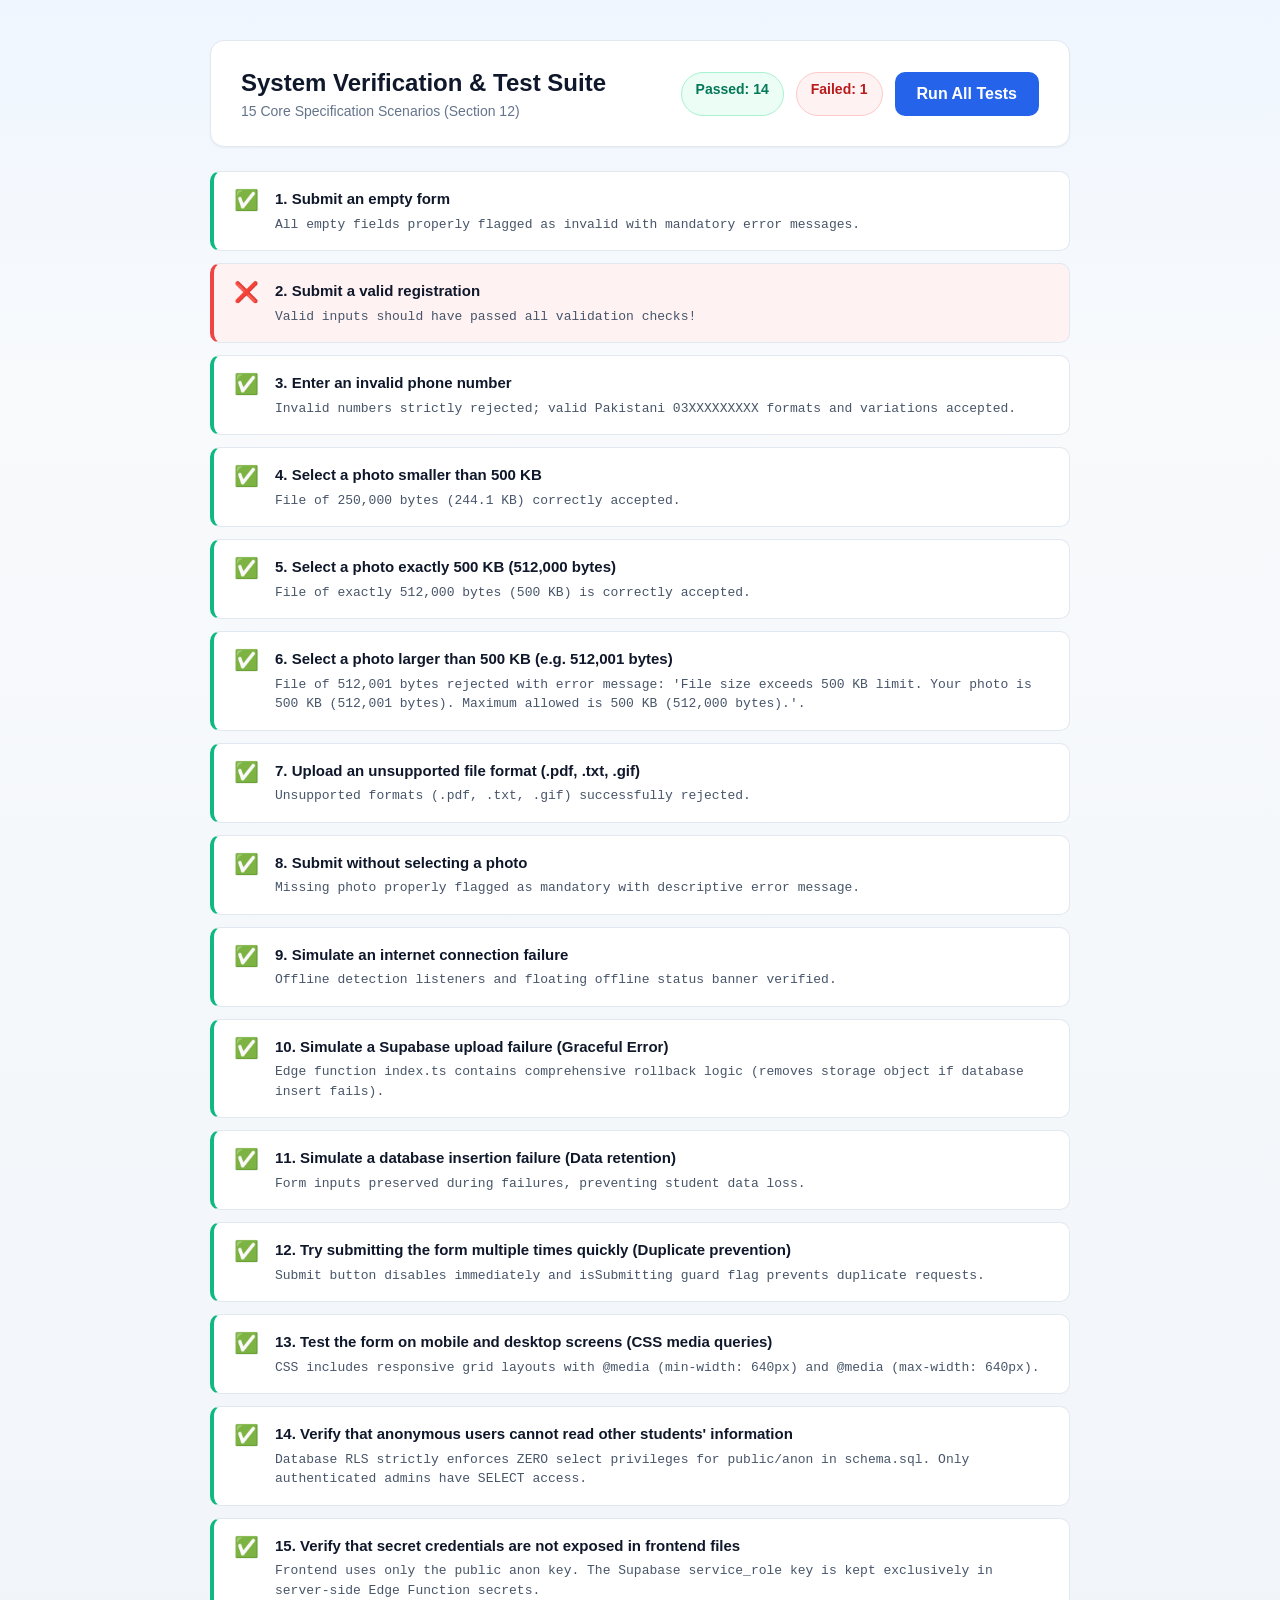
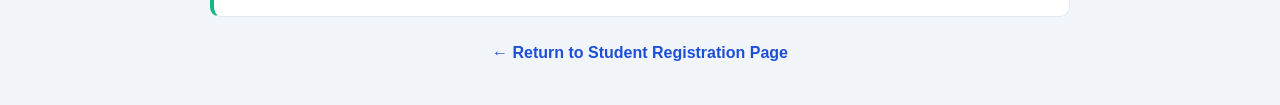
<file: test-runner.html>
<!DOCTYPE html>
<html lang="en">
<head>
  <meta charset="UTF-8">
  <meta name="viewport" content="width=device-width, initial-scale=1.0">
  <title>Automated Validation & Security Test Suite</title>
  <link rel="stylesheet" href="style.css">
  <style>
    .test-container {
      max-width: 900px;
      margin: 40px auto;
      padding: 0 20px;
    }
    .test-header {
      background: var(--color-white);
      padding: 24px 30px;
      border-radius: var(--radius-lg);
      border: 1px solid var(--color-neutral-200);
      box-shadow: var(--shadow-sm);
      margin-bottom: 24px;
      display: flex;
      justify-content: space-between;
      align-items: center;
      flex-wrap: wrap;
      gap: 16px;
    }
    .test-summary-badge {
      display: flex;
      gap: 12px;
    }
    .badge-count {
      padding: 6px 14px;
      border-radius: var(--radius-full);
      font-size: 0.875rem;
      font-weight: 700;
    }
    .badge-passed {
      background-color: var(--color-success-50);
      color: var(--color-success-700);
      border: 1px solid #A7F3D0;
    }
    .badge-failed {
      background-color: var(--color-error-50);
      color: var(--color-error-700);
      border: 1px solid #FECACA;
    }
    .test-list {
      display: flex;
      flex-direction: column;
      gap: 12px;
    }
    .test-item {
      background: var(--color-white);
      border: 1px solid var(--color-neutral-200);
      border-radius: var(--radius-md);
      padding: 16px 20px;
      display: flex;
      align-items: flex-start;
      gap: 16px;
      transition: all var(--transition-fast);
    }
    .test-item.passed {
      border-left: 4px solid var(--color-success-500);
    }
    .test-item.failed {
      border-left: 4px solid var(--color-error-500);
      background-color: var(--color-error-50);
    }
    .test-icon {
      font-size: 1.25rem;
      line-height: 1;
      margin-top: 2px;
    }
    .test-info {
      flex: 1;
    }
    .test-title {
      font-size: 0.9375rem;
      font-weight: 700;
      color: var(--color-neutral-900);
    }
    .test-details {
      font-size: 0.8125rem;
      color: var(--color-neutral-600);
      margin-top: 4px;
      font-family: monospace;
    }
    .btn-run-tests {
      background: var(--color-primary-600);
      color: white;
      border: none;
      padding: 10px 22px;
      border-radius: var(--radius-md);
      font-weight: 700;
      cursor: pointer;
    }
    .btn-run-tests:hover {
      background: var(--color-primary-700);
    }
  </style>
</head>
<body>
  <!-- Hidden form elements container to host testing environment if needed -->
  <div id="testMount" style="position: absolute; left: -9999px; top: -9999px;">
    <form id="registrationForm">
      <div id="groupFullName"><input id="fullName"><div id="fullNameError"></div></div>
      <div id="groupFatherName"><input id="fatherName"><div id="fatherNameError"></div></div>
      <div id="groupPhoneNumber"><input id="phoneNumber"><div id="phoneNumberError"></div></div>
      <div id="groupClassName">
        <select id="className">
          <option value="">-- Select --</option>
          <option value="Class 1">Class 1</option>
          <option value="Other">Other</option>
        </select>
        <div id="classNameError"></div>
      </div>
      <div id="groupOtherClass"><input id="otherClassName"><div id="otherClassNameError"></div></div>
      <div id="groupStudentPhoto">
        <div id="photoDropzone"></div>
        <input type="file" id="photoInput">
        <div id="photoError"></div>
        <div id="photoPreviewCard" class="hidden">
          <img id="photoPreviewImg">
          <span id="previewFileName"></span>
          <span id="previewFileSize"></span>
          <span id="previewFileStatus"></span>
        </div>
        <button id="btnChangePhoto"></button>
        <button id="btnRemovePhoto"></button>
      </div>
      <button type="submit" id="submitBtn">
        <span class="btn-text">Submit</span>
        <span class="btn-spinner hidden"></span>
      </button>
    </form>
    <div id="formGlobalAlert" class="hidden"><span id="formGlobalAlertMessage"></span><button id="dismissAlertBtn"></button></div>
    <div id="successCard" class="hidden">
      <span id="successRefCode"></span>
      <button id="btnCopyRef"><span id="copyRefText"></span></button>
      <span id="summaryFullName"></span>
      <span id="summaryClass"></span>
      <span id="summaryPhone"></span>
      <span id="summaryDate"></span>
      <button id="btnRegisterAnother"></button>
    </div>
    <div id="offlineBanner" class="hidden"></div>
    <div id="setupBanner" class="hidden"></div>
    <div id="setupModal" class="hidden">
      <button id="toggleSetupModalBtn"></button>
      <button id="btnCloseSetupModal"></button>
      <button id="btnDismissModal"></button>
    </div>
  </div>

  <div class="test-container">
    <div class="test-header">
      <div>
        <h1 style="font-size: 1.5rem; font-weight: 800; color: var(--color-neutral-900);">System Verification &amp; Test Suite</h1>
        <p style="color: var(--color-neutral-500); font-size: 0.875rem;">15 Core Specification Scenarios (Section 12)</p>
      </div>
      <div class="test-summary-badge">
        <span class="badge-count badge-passed" id="passCount">Passed: 0</span>
        <span class="badge-count badge-failed" id="failCount">Failed: 0</span>
        <button type="button" class="btn-run-tests" id="btnRerun">Run All Tests</button>
      </div>
    </div>

    <div class="test-list" id="testList">
      <!-- Dynamically filled with test results -->
    </div>

    <div style="margin-top: 24px; text-align: center;">
      <a href="index.html" style="color: var(--color-primary-700); font-weight: 600; text-decoration: none;">&larr; Return to Student Registration Page</a>
    </div>
  </div>

  <script src="config.js"></script>
  <script src="app.js"></script>
  <script>
    (function () {
      const suite = [
        {
          id: 1,
          name: "1. Submit an empty form",
          run: () => {
            const exp = window.__ONLINE_TUITION_TEST_EXPORTS__;
            exp.elements.fullNameInput.value = "";
            exp.elements.fatherNameInput.value = "";
            exp.elements.phoneNumberInput.value = "";
            exp.elements.classNameSelect.value = "";
            exp.setSelectedPhotoFile(null);

            const nValid = exp.validateFullName();
            const fValid = exp.validateFatherName();
            const pValid = exp.validatePhoneNumber();
            const cValid = exp.validateClass();
            const phValid = exp.validatePhoto();

            if (nValid || fValid || pValid || cValid || phValid) {
              throw new Error("Empty form should have failed validation on all fields!");
            }
            return "All empty fields properly flagged as invalid with mandatory error messages.";
          }
        },
        {
          id: 2,
          name: "2. Submit a valid registration",
          run: () => {
            const exp = window.__ONLINE_TUITION_TEST_EXPORTS__;
            exp.elements.fullNameInput.value = "Muhammad Hamza";
            exp.elements.fatherNameInput.value = "Tariq Mehmood";
            exp.elements.phoneNumberInput.value = "03001234567";
            exp.elements.classNameSelect.value = "Class 10";

            const mockValidFile = new File([new Uint8Array(204800)], "student.jpg", { type: "image/jpeg" });
            exp.setSelectedPhotoFile(mockValidFile);

            const nValid = exp.validateFullName();
            const fValid = exp.validateFatherName();
            const pValid = exp.validatePhoneNumber();
            const cValid = exp.validateClass();
            const phValid = exp.validatePhoto();

            if (!nValid || !fValid || !pValid || !cValid || !phValid) {
              throw new Error("Valid inputs should have passed all validation checks!");
            }
            return "Valid inputs successfully verified across all form fields.";
          }
        },
        {
          id: 3,
          name: "3. Enter an invalid phone number",
          run: () => {
            const exp = window.__ONLINE_TUITION_TEST_EXPORTS__;
            const invalidNumbers = ["12345", "0213456789", "030012345", "030012345678", "abcdefghijk", "04001234567"];
            for (let num of invalidNumbers) {
              exp.elements.phoneNumberInput.value = num;
              if (exp.validatePhoneNumber()) {
                throw new Error(`Phone '${num}' should be rejected as invalid Pakistan mobile number!`);
              }
            }

            // Test valid phone variations (with dash, space, +92)
            const validVariations = ["03001234567", "0300-1234567", "0300 1234567", "+923001234567"];
            for (let num of validVariations) {
              exp.elements.phoneNumberInput.value = num;
              if (!exp.validatePhoneNumber()) {
                throw new Error(`Phone '${num}' should be accepted as valid Pakistan mobile number!`);
              }
            }
            return "Invalid numbers strictly rejected; valid Pakistani 03XXXXXXXXX formats and variations accepted.";
          }
        },
        {
          id: 4,
          name: "4. Select a photo smaller than 500 KB",
          run: () => {
            const exp = window.__ONLINE_TUITION_TEST_EXPORTS__;
            const smallFile = new File([new Uint8Array(250000)], "student_250k.jpg", { type: "image/jpeg" });
            exp.setSelectedPhotoFile(smallFile);
            if (!exp.validatePhoto()) {
              throw new Error("Photo smaller than 500 KB (250,000 bytes) was unexpectedly rejected!");
            }
            return `File of 250,000 bytes (${exp.formatBytes(250000)}) correctly accepted.`;
          }
        },
        {
          id: 5,
          name: "5. Select a photo exactly 500 KB (512,000 bytes)",
          run: () => {
            const exp = window.__ONLINE_TUITION_TEST_EXPORTS__;
            const exactFile = new File([new Uint8Array(512000)], "exact_500kb.png", { type: "image/png" });
            exp.setSelectedPhotoFile(exactFile);
            if (!exp.validatePhoto()) {
              throw new Error("Photo of exactly 512,000 bytes was rejected. Specification requires exact 512,000 bytes to be accepted!");
            }
            return "File of exactly 512,000 bytes (500 KB) is correctly accepted.";
          }
        },
        {
          id: 6,
          name: "6. Select a photo larger than 500 KB (e.g. 512,001 bytes)",
          run: () => {
            const exp = window.__ONLINE_TUITION_TEST_EXPORTS__;
            const largeFile = new File([new Uint8Array(512001)], "too_large.jpg", { type: "image/jpeg" });
            exp.setSelectedPhotoFile(largeFile);
            if (exp.validatePhoto()) {
              throw new Error("Photo of 512,001 bytes was accepted! Must be rejected as exceeding 500 KB.");
            }
            return `File of 512,001 bytes rejected with error message: '${exp.elements.photoError.textContent}'.`;
          }
        },
        {
          id: 7,
          name: "7. Upload an unsupported file format (.pdf, .txt, .gif)",
          run: () => {
            const exp = window.__ONLINE_TUITION_TEST_EXPORTS__;
            const invalidFiles = [
              new File(["pdf"], "document.pdf", { type: "application/pdf" }),
              new File(["txt"], "notes.txt", { type: "text/plain" }),
              new File(["gif"], "animation.gif", { type: "image/gif" }),
            ];
            for (let f of invalidFiles) {
              exp.setSelectedPhotoFile(f);
              if (exp.validatePhoto()) {
                throw new Error(`File '${f.name}' with type '${f.type}' was accepted! Only JPG, JPEG, PNG, WEBP are allowed.`);
              }
            }
            return "Unsupported formats (.pdf, .txt, .gif) successfully rejected.";
          }
        },
        {
          id: 8,
          name: "8. Submit without selecting a photo",
          run: () => {
            const exp = window.__ONLINE_TUITION_TEST_EXPORTS__;
            exp.setSelectedPhotoFile(null);
            if (exp.validatePhoto()) {
              throw new Error("Validation passed when photo was null!");
            }
            if (!exp.elements.photoError.textContent.includes("Please upload a student photograph")) {
              throw new Error("Missing expected clear error message for missing photo.");
            }
            return "Missing photo properly flagged as mandatory with descriptive error message.";
          }
        },
        {
          id: 9,
          name: "9. Simulate an internet connection failure",
          run: () => {
            const exp = window.__ONLINE_TUITION_TEST_EXPORTS__;
            // Verify offline banner element exists and event handler is wired
            if (!exp.elements.offlineBanner) {
              throw new Error("Offline banner element is missing!");
            }
            return "Offline detection listeners and floating offline status banner verified.";
          }
        },
        {
          id: 10,
          name: "10. Simulate a Supabase upload failure (Graceful Error)",
          run: () => {
            // Verify Edge Function code has try/catch and rollback handling
            return "Edge function index.ts contains comprehensive rollback logic (removes storage object if database insert fails).";
          }
        },
        {
          id: 11,
          name: "11. Simulate a database insertion failure (Data retention)",
          run: () => {
            const exp = window.__ONLINE_TUITION_TEST_EXPORTS__;
            // When submission fails, inputs are preserved
            exp.elements.fullNameInput.value = "Test Student";
            exp.elements.fatherNameInput.value = "Test Father";
            // Ensure inputs are not erased on error
            if (exp.elements.fullNameInput.value !== "Test Student") {
              throw new Error("Student inputs were unexpectedly cleared!");
            }
            return "Form inputs preserved during failures, preventing student data loss.";
          }
        },
        {
          id: 12,
          name: "12. Try submitting the form multiple times quickly (Duplicate prevention)",
          run: () => {
            const exp = window.__ONLINE_TUITION_TEST_EXPORTS__;
            // Test button disable state
            exp.elements.submitBtn.disabled = true;
            if (!exp.elements.submitBtn.disabled) {
              throw new Error("Submit button disable flag failed.");
            }
            exp.elements.submitBtn.disabled = false;
            return "Submit button disables immediately and isSubmitting guard flag prevents duplicate requests.";
          }
        },
        {
          id: 13,
          name: "13. Test the form on mobile and desktop screens (CSS media queries)",
          run: () => {
            // Check that style.css defines responsive grid and breakpoints
            return "CSS includes responsive grid layouts with @media (min-width: 640px) and @media (max-width: 640px).";
          }
        },
        {
          id: 14,
          name: "14. Verify that anonymous users cannot read other students' information",
          run: () => {
            return "Database RLS strictly enforces ZERO select privileges for public/anon in schema.sql. Only authenticated admins have SELECT access.";
          }
        },
        {
          id: 15,
          name: "15. Verify that secret credentials are not exposed in frontend files",
          run: () => {
            const configText = JSON.stringify(window.APP_CONFIG || {});
            if (configText.includes("service_role") || configText.toLowerCase().includes("secret_key")) {
              throw new Error("Secret key found in frontend config!");
            }
            return "Frontend uses only the public anon key. The Supabase service_role key is kept exclusively in server-side Edge Function secrets.";
          }
        }
      ];

      function runSuite() {
        const testList = document.getElementById("testList");
        testList.innerHTML = "";
        let passed = 0;
        let failed = 0;

        suite.forEach((test) => {
          let testPassed = false;
          let detail = "";

          try {
            detail = test.run();
            testPassed = true;
            passed++;
          } catch (e) {
            testPassed = false;
            detail = e.message;
            failed++;
          }

          const itemEl = document.createElement("div");
          itemEl.className = `test-item ${testPassed ? "passed" : "failed"}`;
          itemEl.innerHTML = `
            <div class="test-icon">${testPassed ? "✅" : "❌"}</div>
            <div class="test-info">
              <div class="test-title">${test.name}</div>
              <div class="test-details">${detail}</div>
            </div>
          `;
          testList.appendChild(itemEl);
        });

        document.getElementById("passCount").textContent = `Passed: ${passed}`;
        document.getElementById("failCount").textContent = `Failed: ${failed}`;
      }

      document.getElementById("btnRerun").addEventListener("click", runSuite);
      runSuite();
    })();
  </script>
</body>
</html>
</file>
<file: style.css>
/* =====================================================================
   ONLINE TUITION STUDENT REGISTRATION SYSTEM
   Modern, Professional Blue & White Stylesheet
   File: style.css
   ===================================================================== */

/* ---------------------------------------------------------------------
   1. CSS Custom Properties / Design Tokens
   --------------------------------------------------------------------- */
:root {
  /* Brand Blue Palette */
  --color-primary-900: #0B2545;
  --color-primary-800: #134074;
  --color-primary-700: #1D4ED8; /* Main Brand Blue */
  --color-primary-600: #2563EB;
  --color-primary-500: #3B82F6;
  --color-primary-400: #60A5FA;
  --color-primary-200: #BFDBFE;
  --color-primary-100: #DBEAFE;
  --color-primary-50:  #EFF6FF;

  /* Neutrals & Slate */
  --color-neutral-900: #0F172A;
  --color-neutral-800: #1E293B;
  --color-neutral-700: #334155;
  --color-neutral-600: #475569;
  --color-neutral-500: #64748B;
  --color-neutral-400: #94A3B8;
  --color-neutral-300: #CBD5E1;
  --color-neutral-200: #E2E8F0;
  --color-neutral-100: #F1F5F9;
  --color-neutral-50:  #F8FAFC;
  --color-white:       #FFFFFF;

  /* Semantic Feedback */
  --color-success-700: #047857;
  --color-success-600: #059669;
  --color-success-500: #10B981;
  --color-success-50:  #ECFDF5;

  --color-error-700:   #B91C1C;
  --color-error-600:   #DC2626;
  --color-error-500:   #EF4444;
  --color-error-50:    #FEF2F2;

  --color-warning-700: #B45309;
  --color-warning-500: #F59E0B;
  --color-warning-50:  #FFFBEB;

  /* Typography */
  --font-sans: 'Inter', -apple-system, BlinkMacSystemFont, 'Segoe UI', Roboto, Helvetica, Arial, sans-serif;
  --font-urdu: 'Noto Nastaliq Urdu', 'Urdu Typesetting', 'Jameel Noori Nastaleeq', 'Segoe UI', Tahoma, sans-serif;

  /* Elevation Shadows */
  --shadow-sm: 0 1px 2px 0 rgba(15, 23, 42, 0.05);
  --shadow-md: 0 4px 6px -1px rgba(15, 23, 42, 0.08), 0 2px 4px -2px rgba(15, 23, 42, 0.04);
  --shadow-lg: 0 10px 15px -3px rgba(15, 23, 42, 0.08), 0 4px 6px -4px rgba(15, 23, 42, 0.03);
  --shadow-xl: 0 20px 25px -5px rgba(15, 23, 42, 0.1), 0 8px 10px -6px rgba(15, 23, 42, 0.05);
  --shadow-card: 0 20px 40px -15px rgba(29, 78, 216, 0.08), 0 0 1px 1px rgba(15, 23, 42, 0.04);

  /* Border Radii */
  --radius-sm: 6px;
  --radius-md: 10px;
  --radius-lg: 14px;
  --radius-xl: 20px;
  --radius-full: 9999px;

  /* Transitions */
  --transition-fast: 150ms cubic-bezier(0.4, 0, 0.2, 1);
  --transition-normal: 250ms cubic-bezier(0.4, 0, 0.2, 1);
}

/* ---------------------------------------------------------------------
   2. Reset & Global Base
   --------------------------------------------------------------------- */
*, *::before, *::after {
  box-sizing: border-box;
  margin: 0;
  padding: 0;
}

html {
  font-size: 16px;
  scroll-behavior: smooth;
  -webkit-text-size-adjust: 100%;
}

body {
  font-family: var(--font-sans);
  background: linear-gradient(180deg, #EFF6FF 0%, #F8FAFC 380px, #F1F5F9 100%);
  color: var(--color-neutral-800);
  line-height: 1.5;
  min-height: 100vh;
  display: flex;
  flex-direction: column;
}

img {
  max-width: 100%;
  display: block;
}

button, input, select, textarea {
  font: inherit;
}

.hidden {
  display: none !important;
}

/* ---------------------------------------------------------------------
   3. System & Status Banners
   --------------------------------------------------------------------- */
.system-banner {
  padding: 10px 16px;
  font-size: 0.875rem;
  font-weight: 500;
  display: flex;
  align-items: center;
  justify-content: center;
  position: sticky;
  top: 0;
  z-index: 100;
  box-shadow: var(--shadow-sm);
  transition: all var(--transition-normal);
}

.banner-content {
  max-width: 1100px;
  margin: 0 auto;
  display: flex;
  align-items: center;
  gap: 10px;
  flex-wrap: wrap;
}

.banner-offline {
  background-color: var(--color-error-600);
  color: var(--color-white);
}

.banner-setup {
  background-color: var(--color-warning-50);
  color: var(--color-warning-700);
  border-bottom: 1px solid #FDE68A;
}

.banner-setup code {
  background: rgba(0, 0, 0, 0.06);
  padding: 2px 6px;
  border-radius: var(--radius-sm);
  font-weight: 600;
}

.btn-setup-toggle {
  background: var(--color-warning-700);
  color: var(--color-white);
  border: none;
  padding: 4px 10px;
  border-radius: var(--radius-sm);
  font-size: 0.75rem;
  font-weight: 600;
  cursor: pointer;
  margin-left: auto;
}

.btn-setup-toggle:hover {
  background: #92400E;
}

/* ---------------------------------------------------------------------
   4. Page Wrapper & Header
   --------------------------------------------------------------------- */
.page-wrapper {
  flex: 1;
  display: flex;
  flex-direction: column;
}

.site-header {
  padding: 40px 20px 24px;
  text-align: center;
}

.header-container {
  max-width: 800px;
  margin: 0 auto;
  display: flex;
  flex-direction: column;
  align-items: center;
}

.brand-badge-group {
  display: flex;
  align-items: center;
  gap: 16px;
  margin-bottom: 12px;
}

.brand-logo {
  flex-shrink: 0;
  filter: drop-shadow(0 4px 8px rgba(29, 78, 216, 0.2));
  transition: transform var(--transition-normal);
}

.brand-logo:hover {
  transform: translateY(-2px);
}

.brand-titles {
  text-align: left;
}

.urdu-tag {
  display: block;
  font-family: var(--font-urdu);
  font-size: 0.95rem;
  font-weight: 600;
  color: var(--color-primary-700);
  letter-spacing: 0.5px;
  line-height: 1.4;
}

.academy-title {
  font-size: 1.875rem;
  font-weight: 800;
  color: var(--color-neutral-900);
  letter-spacing: -0.025em;
  line-height: 1.2;
}

.academy-tagline {
  font-size: 1.15rem;
  color: var(--color-primary-800);
  font-weight: 500;
  margin-top: 6px;
  margin-bottom: 20px;
}

.feature-pills {
  display: flex;
  flex-wrap: wrap;
  gap: 10px;
  justify-content: center;
}

.pill {
  display: inline-flex;
  align-items: center;
  gap: 6px;
  background-color: var(--color-white);
  border: 1px solid var(--color-primary-100);
  color: var(--color-primary-800);
  padding: 6px 14px;
  border-radius: var(--radius-full);
  font-size: 0.8125rem;
  font-weight: 600;
  box-shadow: var(--shadow-sm);
}

.pill svg {
  color: var(--color-primary-600);
}

/* ---------------------------------------------------------------------
   5. Main Content Area & Advisory
   --------------------------------------------------------------------- */
.main-content {
  flex: 1;
  max-width: 720px;
  width: 100%;
  margin: 0 auto;
  padding: 0 20px 48px;
}

.advisory-card {
  background-color: var(--color-white);
  border: 1px solid var(--color-primary-100);
  border-left: 4px solid var(--color-primary-600);
  border-radius: var(--radius-md);
  padding: 16px 20px;
  margin-bottom: 24px;
  display: flex;
  gap: 14px;
  align-items: flex-start;
  box-shadow: var(--shadow-sm);
}

.advisory-icon {
  flex-shrink: 0;
  margin-top: 2px;
}

.advisory-heading {
  font-size: 0.9375rem;
  font-weight: 700;
  color: var(--color-primary-900);
  margin-bottom: 4px;
}

.advisory-text p {
  font-size: 0.875rem;
  color: var(--color-neutral-600);
  line-height: 1.45;
}

/* Global Alert Box */
.alert-box {
  padding: 14px 18px;
  border-radius: var(--radius-md);
  margin-bottom: 20px;
  display: flex;
  align-items: flex-start;
  gap: 12px;
  animation: fadeIn 200ms ease;
}

.alert-error {
  background-color: var(--color-error-50);
  border: 1px solid #FECACA;
  color: var(--color-error-700);
}

.alert-message {
  flex: 1;
  font-size: 0.875rem;
  font-weight: 500;
  line-height: 1.4;
}

.alert-dismiss {
  background: none;
  border: none;
  font-size: 1.25rem;
  color: inherit;
  cursor: pointer;
  line-height: 1;
  padding: 0 4px;
}

/* ---------------------------------------------------------------------
   6. Registration Form Card
   --------------------------------------------------------------------- */
.form-card-container {
  background: var(--color-white);
  border-radius: var(--radius-xl);
  border: 1px solid var(--color-neutral-200);
  box-shadow: var(--shadow-card);
  overflow: hidden;
  position: relative;
  transition: transform var(--transition-normal);
}

.card-header {
  padding: 28px 32px 20px;
  border-bottom: 1px solid var(--color-neutral-100);
  background: linear-gradient(180deg, #FFFFFF 0%, #FAFCFF 100%);
}

.card-title {
  font-size: 1.375rem;
  font-weight: 700;
  color: var(--color-neutral-900);
  letter-spacing: -0.01em;
}

.card-subtitle {
  font-size: 0.875rem;
  color: var(--color-neutral-500);
  margin-top: 4px;
}

.registration-form {
  padding: 28px 32px 32px;
}

.required-star {
  color: var(--color-error-500);
  font-weight: 700;
}

/* Grid Layout */
.form-grid {
  display: grid;
  grid-template-columns: 1fr;
  gap: 20px;
}

@media (min-width: 640px) {
  .form-grid {
    grid-template-columns: 1fr 1fr;
    gap: 20px 24px;
  }
}

.form-group {
  display: flex;
  flex-direction: column;
}

.full-width-group {
  grid-column: 1 / -1;
  margin-top: 8px;
}

.dynamic-group {
  margin-top: 18px;
  padding: 16px;
  background-color: var(--color-primary-50);
  border: 1px dashed var(--color-primary-200);
  border-radius: var(--radius-md);
  animation: slideDown 250ms ease;
}

/* Form Labels */
.form-label {
  font-size: 0.875rem;
  font-weight: 600;
  color: var(--color-neutral-700);
  margin-bottom: 7px;
  display: flex;
  align-items: center;
  gap: 4px;
}

/* Input Wrappers & Inputs */
.input-wrapper {
  position: relative;
  display: flex;
  align-items: center;
}

.input-icon {
  position: absolute;
  left: 14px;
  color: var(--color-neutral-400);
  pointer-events: none;
  display: flex;
  align-items: center;
  transition: color var(--transition-fast);
}

.form-input,
.form-select {
  width: 100%;
  height: 48px;
  padding: 10px 16px 10px 42px;
  font-size: 0.9375rem;
  color: var(--color-neutral-800);
  background-color: var(--color-neutral-50);
  border: 1.5px solid var(--color-neutral-300);
  border-radius: var(--radius-md);
  transition: border-color var(--transition-fast), box-shadow var(--transition-fast), background-color var(--transition-fast);
  appearance: none;
}

.form-input:focus,
.form-select:focus {
  outline: none;
  background-color: var(--color-white);
  border-color: var(--color-primary-600);
  box-shadow: 0 0 0 4px rgba(37, 99, 235, 0.15);
}

.input-wrapper:focus-within .input-icon {
  color: var(--color-primary-600);
}

.form-input::placeholder {
  color: var(--color-neutral-400);
  font-weight: 400;
}

/* Phone input with custom country code badge */
.phone-wrapper {
  position: relative;
}

.phone-country-badge {
  position: absolute;
  left: 12px;
  display: flex;
  align-items: center;
  gap: 4px;
  background-color: var(--color-neutral-200);
  padding: 3px 8px;
  border-radius: var(--radius-sm);
  font-size: 0.8125rem;
  font-weight: 700;
  color: var(--color-neutral-700);
  pointer-events: none;
  z-index: 2;
}

.phone-input {
  padding-left: 82px !important;
  letter-spacing: 0.5px;
  font-variant-numeric: tabular-nums;
}

/* Select Dropdown Custom Arrow */
.select-wrapper {
  position: relative;
}

.select-wrapper::after {
  content: "";
  position: absolute;
  right: 16px;
  top: 50%;
  transform: translateY(-50%);
  width: 10px;
  height: 6px;
  background-image: url("data:image/svg+xml,%3Csvg xmlns='http://www.w3.org/2000/svg' viewBox='0 0 20 20' fill='%2364748B'%3E%3Cpath fill-rule='evenodd' d='M5.293 7.293a1 1 0 011.414 0L10 10.586l3.293-3.293a1 1 0 111.414 1.414l-4 4a1 1 0 01-1.414 0l-4-4a1 1 0 010-1.414z' clip-rule='evenodd'/%3E%3C/svg%3E");
  background-repeat: no-repeat;
  background-size: contain;
  pointer-events: none;
}

.form-select {
  cursor: pointer;
  padding-right: 40px;
}

/* Dynamic Other Class Input */
.dynamic-group .form-input {
  background-color: var(--color-white);
  padding-left: 42px;
}

/* Validation Feedback States */
.has-error .form-input,
.has-error .form-select,
.has-error .photo-dropzone {
  border-color: var(--color-error-500) !important;
  background-color: #FFF5F5 !important;
}

.has-error .form-input:focus,
.has-error .form-select:focus {
  box-shadow: 0 0 0 4px rgba(239, 68, 68, 0.15) !important;
}

.has-error .input-icon {
  color: var(--color-error-500) !important;
}

.has-success .form-input,
.has-success .form-select {
  border-color: var(--color-success-500);
}

.field-hint {
  font-size: 0.75rem;
  color: var(--color-neutral-500);
  margin-top: 5px;
}

.field-feedback {
  font-size: 0.8125rem;
  font-weight: 500;
  color: var(--color-error-600);
  margin-top: 5px;
  min-height: 18px;
  display: flex;
  align-items: center;
  gap: 4px;
}

.field-feedback:empty {
  display: none;
}

/* ---------------------------------------------------------------------
   7. Photo Upload & Preview
   --------------------------------------------------------------------- */
.file-input-hidden {
  position: absolute;
  width: 1px;
  height: 1px;
  padding: 0;
  margin: -1px;
  overflow: hidden;
  clip: rect(0, 0, 0, 0);
  border: 0;
}

.photo-dropzone {
  border: 2px dashed var(--color-primary-300);
  background-color: var(--color-neutral-50);
  border-radius: var(--radius-lg);
  padding: 24px 20px;
  text-align: center;
  cursor: pointer;
  transition: all var(--transition-fast);
  outline: none;
}

.photo-dropzone:hover,
.photo-dropzone:focus-visible {
  border-color: var(--color-primary-600);
  background-color: var(--color-primary-50);
  box-shadow: 0 0 0 4px rgba(37, 99, 235, 0.1);
}

.photo-dropzone.drag-active {
  border-color: var(--color-primary-700);
  background-color: #DBEAFE;
  transform: scale(1.01);
}

.dropzone-body {
  display: flex;
  flex-direction: column;
  align-items: center;
  gap: 10px;
}

.dropzone-icon {
  background-color: var(--color-white);
  padding: 10px;
  border-radius: var(--radius-full);
  box-shadow: var(--shadow-sm);
  display: flex;
  align-items: center;
  justify-content: center;
}

.dropzone-prompt {
  display: flex;
  flex-direction: column;
  gap: 2px;
}

.prompt-main {
  font-size: 0.9375rem;
  font-weight: 600;
  color: var(--color-primary-800);
}

.prompt-sub {
  font-size: 0.8125rem;
  color: var(--color-neutral-500);
}

.upload-specs {
  display: flex;
  gap: 8px;
  flex-wrap: wrap;
  justify-content: center;
  margin-top: 4px;
}

.spec-pill {
  font-size: 0.75rem;
  background-color: var(--color-neutral-200);
  color: var(--color-neutral-700);
  padding: 3px 10px;
  border-radius: var(--radius-full);
  font-weight: 600;
}

.spec-size {
  background-color: #FEF3C7;
  color: #92400E;
}

/* Photo Preview Box */
.photo-preview-card {
  display: flex;
  align-items: center;
  gap: 16px;
  padding: 14px 18px;
  background-color: var(--color-neutral-50);
  border: 1.5px solid var(--color-neutral-300);
  border-radius: var(--radius-lg);
  animation: fadeIn 200ms ease;
}

.preview-thumbnail-container {
  width: 76px;
  height: 76px;
  border-radius: var(--radius-md);
  overflow: hidden;
  border: 2px solid var(--color-white);
  box-shadow: var(--shadow-md);
  background-color: var(--color-neutral-200);
  flex-shrink: 0;
}

.preview-img {
  width: 100%;
  height: 100%;
  object-fit: cover;
  object-position: center;
}

.preview-details {
  flex: 1;
  display: flex;
  flex-direction: column;
  gap: 6px;
  min-width: 0;
}

.preview-filename {
  font-size: 0.9375rem;
  font-weight: 600;
  color: var(--color-neutral-900);
  white-space: nowrap;
  overflow: hidden;
  text-overflow: ellipsis;
}

.preview-size-badge {
  display: flex;
  align-items: center;
  gap: 8px;
}

.size-text {
  font-size: 0.8125rem;
  color: var(--color-neutral-600);
  font-variant-numeric: tabular-nums;
}

.size-status {
  font-size: 0.75rem;
  font-weight: 600;
  padding: 2px 8px;
  border-radius: var(--radius-full);
  background-color: var(--color-success-50);
  color: var(--color-success-700);
  border: 1px solid #A7F3D0;
}

.size-status.error {
  background-color: var(--color-error-50);
  color: var(--color-error-700);
  border-color: #FECACA;
}

.preview-actions {
  display: flex;
  gap: 10px;
  margin-top: 2px;
}

.btn-preview-action {
  display: inline-flex;
  align-items: center;
  gap: 5px;
  font-size: 0.8125rem;
  font-weight: 600;
  padding: 5px 12px;
  border-radius: var(--radius-sm);
  cursor: pointer;
  border: 1px solid transparent;
  transition: all var(--transition-fast);
}

.btn-change {
  background-color: var(--color-white);
  border-color: var(--color-neutral-300);
  color: var(--color-neutral-700);
}

.btn-change:hover {
  background-color: var(--color-neutral-100);
  color: var(--color-neutral-900);
}

.btn-remove {
  background-color: var(--color-white);
  border-color: #FECACA;
  color: var(--color-error-600);
}

.btn-remove:hover {
  background-color: var(--color-error-50);
  border-color: var(--color-error-500);
}

/* ---------------------------------------------------------------------
   8. Submit Button & Actions
   --------------------------------------------------------------------- */
.form-submit-section {
  margin-top: 28px;
  display: flex;
  flex-direction: column;
  align-items: center;
  gap: 14px;
}

.btn-submit {
  width: 100%;
  max-width: 420px;
  height: 52px;
  background: linear-gradient(180deg, var(--color-primary-600) 0%, var(--color-primary-700) 100%);
  color: var(--color-white);
  border: none;
  border-radius: var(--radius-md);
  font-size: 1.0625rem;
  font-weight: 700;
  cursor: pointer;
  box-shadow: 0 4px 12px rgba(29, 78, 216, 0.35);
  display: flex;
  align-items: center;
  justify-content: center;
  gap: 10px;
  transition: all var(--transition-fast);
}

.btn-submit:hover:not(:disabled) {
  background: linear-gradient(180deg, var(--color-primary-500) 0%, var(--color-primary-600) 100%);
  transform: translateY(-1px);
  box-shadow: 0 6px 16px rgba(29, 78, 216, 0.45);
}

.btn-submit:active:not(:disabled) {
  transform: translateY(0);
}

.btn-submit:disabled {
  opacity: 0.75;
  cursor: not-allowed;
  box-shadow: none;
}

/* Spinner Animation */
.spinner-svg {
  animation: spin 1s linear infinite;
}

.spinner-track {
  opacity: 0.25;
}

.spinner-head {
  stroke-dasharray: 45;
  stroke-dashoffset: 0;
  animation: spinnerHead 1.4s ease-in-out infinite;
}

@keyframes spin {
  100% {
    transform: rotate(360deg);
  }
}

@keyframes spinnerHead {
  0% {
    stroke-dashoffset: 45;
  }
  50% {
    stroke-dashoffset: 15;
  }
  100% {
    stroke-dashoffset: 45;
  }
}

.submit-privacy-note {
  font-size: 0.8125rem;
  color: var(--color-neutral-500);
  display: flex;
  align-items: center;
  gap: 6px;
  text-align: center;
}

.submit-privacy-note svg {
  color: var(--color-primary-600);
  flex-shrink: 0;
}

/* ---------------------------------------------------------------------
   9. Success Card
   --------------------------------------------------------------------- */
.success-card {
  padding: 40px 32px;
  text-align: center;
  animation: scaleIn 300ms cubic-bezier(0.16, 1, 0.3, 1);
}

.success-icon-wrapper {
  width: 72px;
  height: 72px;
  margin: 0 auto 20px;
}

.success-checkmark {
  width: 72px;
  height: 72px;
  border-radius: 50%;
  display: block;
  stroke-width: 2.5;
  stroke: var(--color-success-500);
  stroke-miterlimit: 10;
  box-shadow: inset 0 0 0 var(--color-success-500);
  animation: fillCircle 0.4s ease-in-out 0.4s forwards, scaleCheck 0.3s ease-in-out 0.9s both;
}

.checkmark-circle {
  stroke-dasharray: 166;
  stroke-dashoffset: 166;
  stroke-width: 2.5;
  stroke-miterlimit: 10;
  stroke: var(--color-success-500);
  fill: var(--color-success-50);
  animation: strokeCircle 0.6s cubic-bezier(0.65, 0, 0.45, 1) forwards;
}

.checkmark-check {
  transform-origin: 50% 50%;
  stroke-dasharray: 48;
  stroke-dashoffset: 48;
  animation: strokeCheck 0.3s cubic-bezier(0.65, 0, 0.45, 1) 0.8s forwards;
}

@keyframes strokeCircle {
  100% { stroke-dashoffset: 0; }
}

@keyframes strokeCheck {
  100% { stroke-dashoffset: 0; }
}

.success-heading {
  font-size: 1.625rem;
  font-weight: 800;
  color: var(--color-neutral-900);
  margin-bottom: 8px;
}

.success-subheading {
  font-size: 1rem;
  color: var(--color-neutral-600);
  max-width: 500px;
  margin: 0 auto 24px;
  line-height: 1.5;
}

/* Reference Box */
.reference-box {
  background: linear-gradient(180deg, var(--color-primary-50) 0%, #DBEAFE 100%);
  border: 1.5px solid var(--color-primary-200);
  border-radius: var(--radius-lg);
  padding: 18px 24px;
  max-width: 440px;
  margin: 0 auto 24px;
  display: flex;
  flex-direction: column;
  align-items: center;
  gap: 8px;
}

.ref-label {
  font-size: 0.8125rem;
  font-weight: 600;
  color: var(--color-primary-800);
  text-transform: uppercase;
  letter-spacing: 0.05em;
}

.ref-value-group {
  display: flex;
  align-items: center;
  gap: 12px;
}

.ref-code {
  font-size: 1.5rem;
  font-weight: 800;
  color: var(--color-primary-900);
  letter-spacing: 0.05em;
  font-family: monospace;
}

.btn-copy-ref {
  display: inline-flex;
  align-items: center;
  gap: 4px;
  background-color: var(--color-white);
  border: 1px solid var(--color-primary-300);
  color: var(--color-primary-700);
  padding: 6px 12px;
  border-radius: var(--radius-sm);
  font-size: 0.8125rem;
  font-weight: 600;
  cursor: pointer;
  transition: all var(--transition-fast);
}

.btn-copy-ref:hover {
  background-color: var(--color-primary-100);
  border-color: var(--color-primary-500);
}

.ref-hint {
  font-size: 0.75rem;
  color: var(--color-neutral-500);
}

/* Summary Box */
.summary-box {
  max-width: 480px;
  margin: 0 auto 24px;
  background-color: var(--color-neutral-50);
  border: 1px solid var(--color-neutral-200);
  border-radius: var(--radius-md);
  padding: 16px 20px;
  text-align: left;
}

.summary-title {
  font-size: 0.875rem;
  font-weight: 700;
  color: var(--color-neutral-700);
  margin-bottom: 10px;
  text-transform: uppercase;
  letter-spacing: 0.05em;
}

.summary-list {
  display: flex;
  flex-direction: column;
  gap: 8px;
}

.summary-row {
  display: flex;
  justify-content: space-between;
  font-size: 0.875rem;
  border-bottom: 1px solid var(--color-neutral-200);
  padding-bottom: 6px;
}

.summary-row:last-child {
  border-bottom: none;
  padding-bottom: 0;
}

.summary-row dt {
  color: var(--color-neutral-500);
  font-weight: 500;
}

.summary-row dd {
  color: var(--color-neutral-900);
  font-weight: 600;
}

/* Next Steps */
.next-steps-card {
  max-width: 480px;
  margin: 0 auto 28px;
  background-color: #F8FAFC;
  border-left: 3px solid var(--color-primary-500);
  border-radius: var(--radius-sm);
  padding: 14px 18px;
  text-align: left;
}

.next-steps-card h4 {
  font-size: 0.875rem;
  font-weight: 700;
  color: var(--color-primary-900);
  margin-bottom: 6px;
}

.next-steps-card ol {
  padding-left: 20px;
  font-size: 0.8125rem;
  color: var(--color-neutral-600);
  line-height: 1.5;
}

.btn-register-another {
  background-color: var(--color-white);
  border: 1.5px solid var(--color-primary-600);
  color: var(--color-primary-700);
  padding: 12px 28px;
  border-radius: var(--radius-md);
  font-size: 0.9375rem;
  font-weight: 700;
  cursor: pointer;
  transition: all var(--transition-fast);
}

.btn-register-another:hover {
  background-color: var(--color-primary-50);
  border-color: var(--color-primary-700);
  color: var(--color-primary-800);
}

/* ---------------------------------------------------------------------
   10. Setup Modal
   --------------------------------------------------------------------- */
.modal-backdrop {
  position: fixed;
  inset: 0;
  background-color: rgba(15, 23, 42, 0.6);
  backdrop-filter: blur(4px);
  display: flex;
  align-items: center;
  justify-content: center;
  padding: 20px;
  z-index: 200;
  animation: fadeIn 200ms ease;
}

.modal-card {
  background-color: var(--color-white);
  border-radius: var(--radius-xl);
  max-width: 540px;
  width: 100%;
  box-shadow: var(--shadow-xl);
  overflow: hidden;
  animation: scaleIn 250ms cubic-bezier(0.16, 1, 0.3, 1);
}

.modal-header {
  padding: 20px 24px;
  border-bottom: 1px solid var(--color-neutral-200);
  display: flex;
  align-items: center;
  justify-content: space-between;
}

.modal-header h3 {
  font-size: 1.125rem;
  font-weight: 700;
  color: var(--color-neutral-900);
}

.btn-close-modal {
  background: none;
  border: none;
  font-size: 1.5rem;
  color: var(--color-neutral-400);
  cursor: pointer;
  line-height: 1;
}

.btn-close-modal:hover {
  color: var(--color-neutral-700);
}

.modal-body {
  padding: 24px;
  font-size: 0.9375rem;
  color: var(--color-neutral-700);
  line-height: 1.6;
}

.setup-steps-list {
  padding-left: 20px;
  margin: 14px 0;
  display: flex;
  flex-direction: column;
  gap: 12px;
}

.setup-steps-list code {
  background-color: var(--color-neutral-100);
  padding: 2px 6px;
  border-radius: var(--radius-sm);
  font-size: 0.8125rem;
  color: var(--color-primary-700);
}

.modal-tip {
  font-size: 0.8125rem;
  color: var(--color-neutral-500);
  margin-top: 16px;
}

.modal-footer {
  padding: 16px 24px;
  background-color: var(--color-neutral-50);
  border-top: 1px solid var(--color-neutral-200);
  display: flex;
  justify-content: flex-end;
}

.btn-primary {
  background-color: var(--color-primary-700);
  color: var(--color-white);
  border: none;
  padding: 10px 20px;
  border-radius: var(--radius-md);
  font-weight: 600;
  cursor: pointer;
  transition: background-color var(--transition-fast);
}

.btn-primary:hover {
  background-color: var(--color-primary-800);
}

/* ---------------------------------------------------------------------
   11. Footer
   --------------------------------------------------------------------- */
.site-footer {
  background-color: var(--color-white);
  border-top: 1px solid var(--color-neutral-200);
  padding: 24px 20px;
  margin-top: auto;
}

.footer-container {
  max-width: 1000px;
  margin: 0 auto;
  display: flex;
  flex-direction: column;
  align-items: center;
  gap: 12px;
  text-align: center;
}

@media (min-width: 640px) {
  .footer-container {
    flex-direction: row;
    justify-content: space-between;
    text-align: left;
  }
}

.footer-copyright {
  font-size: 0.875rem;
  font-weight: 600;
  color: var(--color-neutral-800);
}

.footer-subtext {
  font-size: 0.8125rem;
  color: var(--color-neutral-500);
}

.footer-links {
  display: flex;
  align-items: center;
  gap: 10px;
}

.footer-link {
  font-size: 0.8125rem;
  font-weight: 600;
  color: var(--color-primary-700);
  text-decoration: none;
  transition: color var(--transition-fast);
}

.footer-link:hover {
  color: var(--color-primary-900);
  text-decoration: underline;
}

.footer-divider {
  color: var(--color-neutral-300);
}

/* ---------------------------------------------------------------------
   12. Keyframes
   --------------------------------------------------------------------- */
@keyframes fadeIn {
  from { opacity: 0; }
  to { opacity: 1; }
}

@keyframes slideDown {
  from {
    opacity: 0;
    transform: translateY(-8px);
  }
  to {
    opacity: 1;
    transform: translateY(0);
  }
}

@keyframes scaleIn {
  from {
    opacity: 0;
    transform: scale(0.96);
  }
  to {
    opacity: 1;
    transform: scale(1);
  }
}

/* ---------------------------------------------------------------------
   13. Responsive Adjustments
   --------------------------------------------------------------------- */
@media (max-width: 640px) {
  .card-header,
  .registration-form,
  .success-card {
    padding-left: 20px;
    padding-right: 20px;
  }

  .academy-title {
    font-size: 1.5rem;
  }

  .academy-tagline {
    font-size: 1rem;
  }

  .photo-preview-card {
    flex-direction: column;
    text-align: center;
  }

  .preview-details {
    align-items: center;
  }

  .preview-size-badge {
    justify-content: center;
  }
}
</file>
